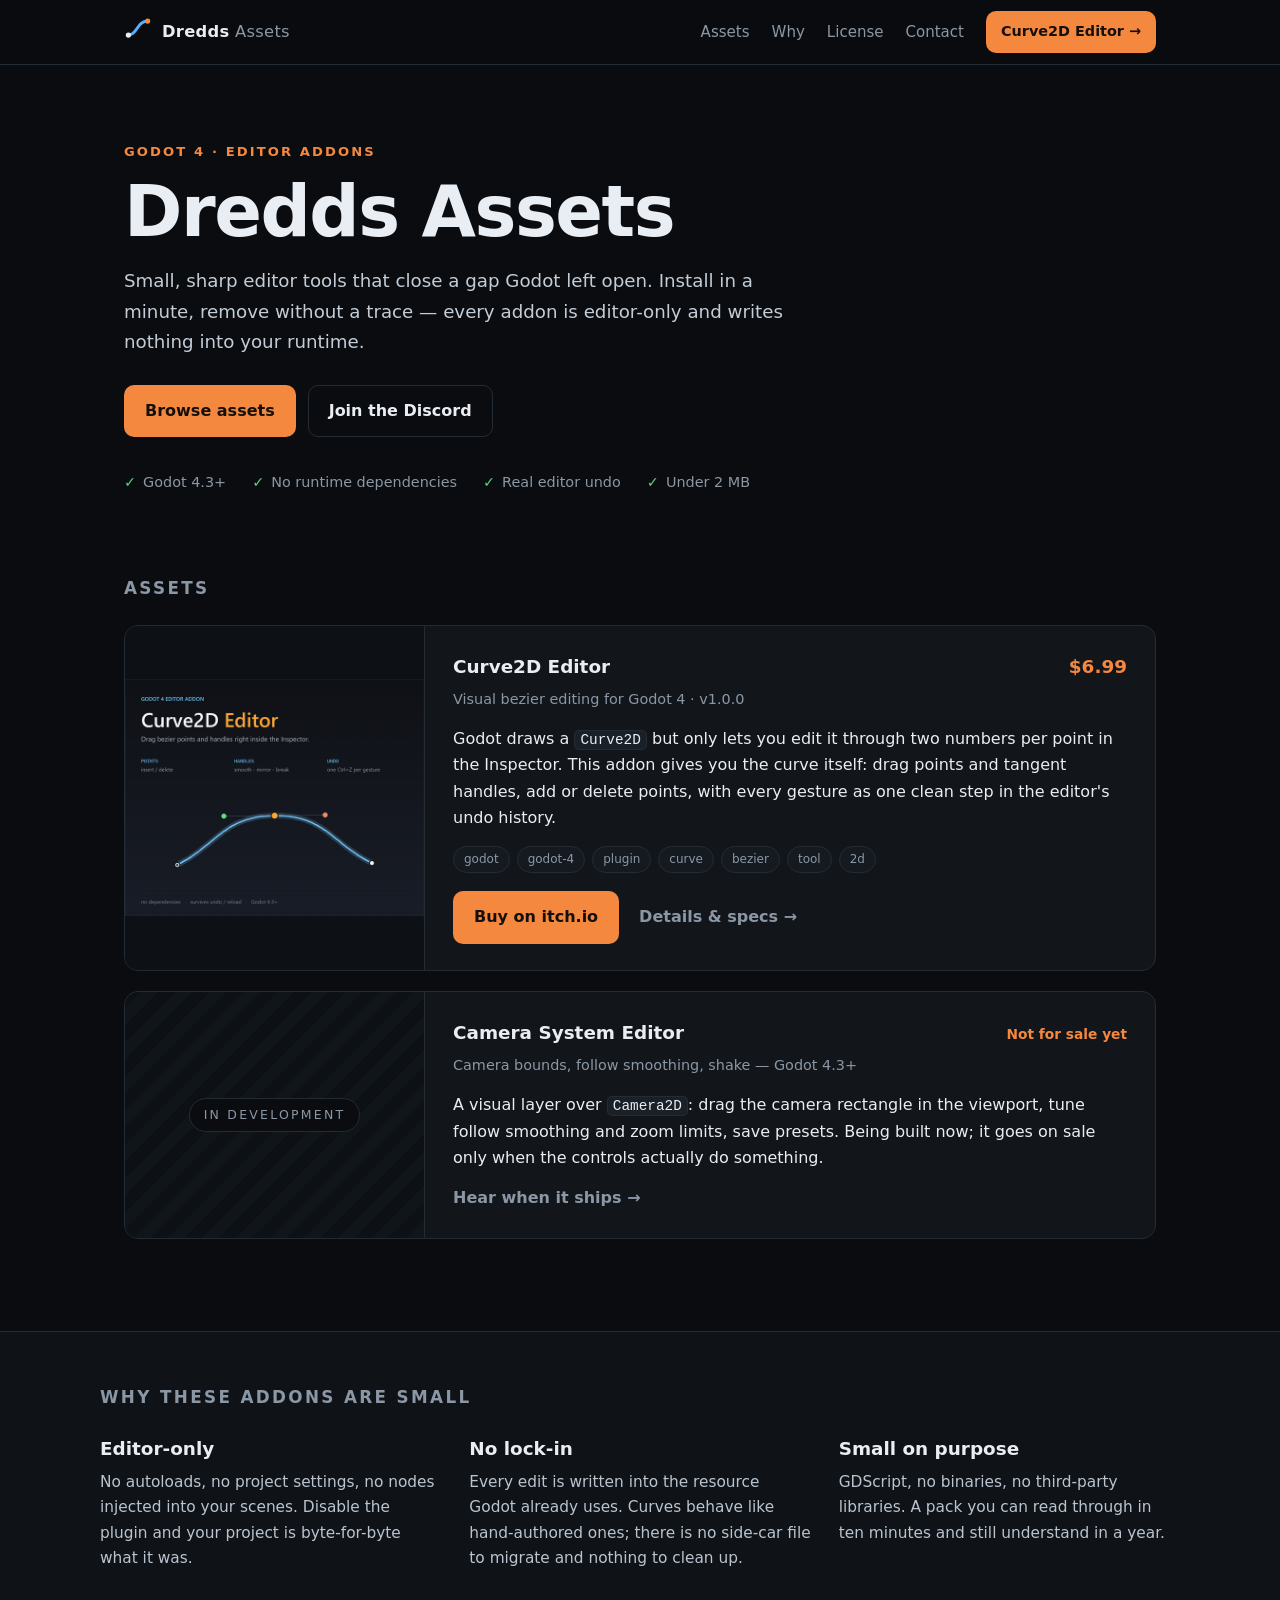
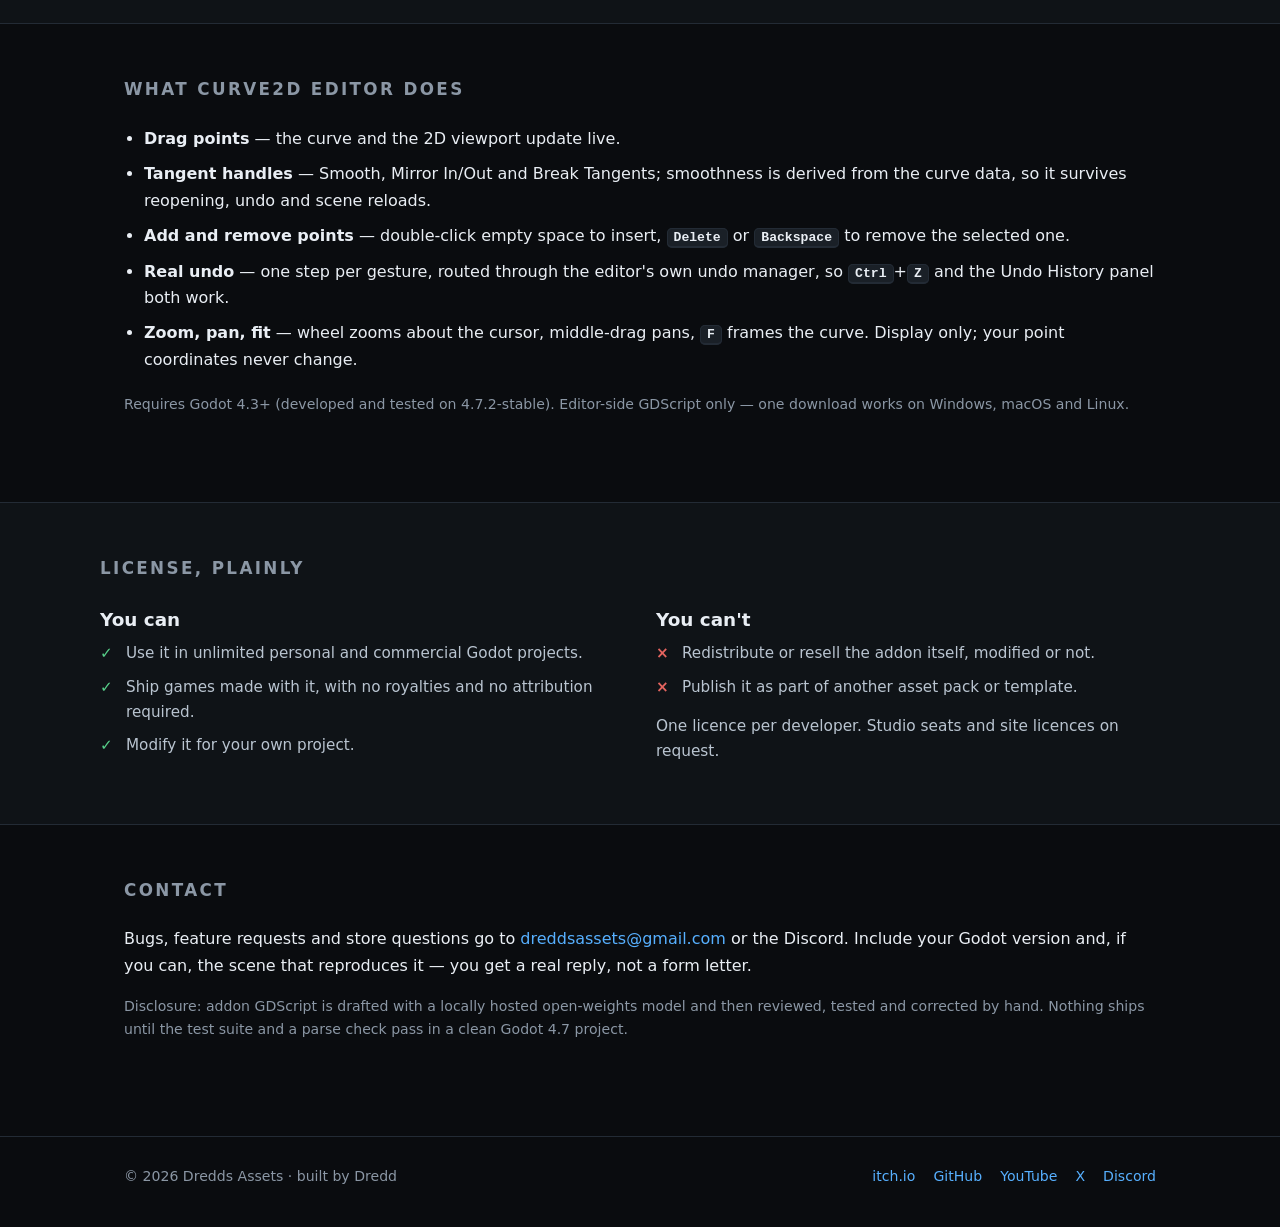
<file: index.html>
<!DOCTYPE html>
<html lang="en">
<head>
<meta charset="utf-8">
<meta name="viewport" content="width=device-width, initial-scale=1">
<title>Dredds Assets — editor tools for Godot 4</title>
<meta name="description" content="Small, sharp Godot 4 editor addons. Visual Curve2D editing, real undo, no runtime code, no dependencies.">
<meta name="theme-color" content="#0a0c0f">
<meta property="og:type" content="website">
<meta property="og:title" content="Dredds Assets — editor tools for Godot 4">
<meta property="og:description" content="Small, sharp Godot 4 editor addons that fix one workflow gap properly.">
<meta property="og:image" content="assets/og-1200x630.png">
<meta name="twitter:card" content="summary_large_image">
<link rel="icon" href="assets/favicon.svg" type="image/svg+xml">
<link rel="stylesheet" href="styles.css">
</head>
<body>

<header class="nav">
  <div class="wrap nav-in">
    <a class="brand" href="#top" aria-label="Dredds Assets home">
      <span class="mark" aria-hidden="true">
        <svg viewBox="0 0 32 32" width="28" height="28" aria-hidden="true"><path d="M5 24C15 24 15 8 27 8" fill="none" stroke="#57b0ff" stroke-width="3.4" stroke-linecap="round"/><circle cx="5" cy="24" r="3" fill="#e9eef4"/><circle cx="27" cy="8" r="3" fill="#f5883f"/></svg>
      </span>
      <span class="brand-t">Dredds<span class="dim">&nbsp;Assets</span></span>
    </a>
    <nav aria-label="Sections">
      <a href="#assets">Assets</a>
      <a href="#why">Why</a>
      <a href="#license">License</a>
      <a href="#contact">Contact</a>
      <a class="btn btn-sm" href="curve2d-editor.html">Curve2D Editor&nbsp;→</a>
    </nav>
  </div>
</header>

<main id="top">

  <section class="hero wrap">
    <p class="kicker">Godot 4 · editor addons</p>
    <h1>Dredds Assets</h1>
    <p class="lede">Small, sharp editor tools that close a gap Godot left open. Install in a minute,
      remove without a trace — every addon is editor-only and writes nothing into your runtime.</p>
    <div class="cta">
      <a class="btn" href="#assets">Browse assets</a>
      <a class="btn btn-ghost" href="https://discord.gg/REPLACE_WITH_INVITE" rel="noopener">Join the Discord</a>
    </div>
    <ul class="proof">
      <li>Godot 4.3+</li>
      <li>No runtime dependencies</li>
      <li>Real editor undo</li>
      <li>Under 2&nbsp;MB</li>
    </ul>
  </section>

  <section id="assets" class="wrap">
    <h2>Assets</h2>

    <article class="card">
      <a class="card-media" href="curve2d-editor.html">
        <img src="assets/cover-curve2d.png" alt="Curve2D Editor — bezier editing inside the Godot 4 Inspector" width="630" height="500" loading="lazy">
      </a>
      <div class="card-body">
        <div class="card-head">
          <h3>Curve2D Editor</h3>
          <span class="price">$6.99</span>
        </div>
        <p class="card-sub">Visual bezier editing for Godot 4 · v1.0.0</p>
        <p>Godot draws a <code>Curve2D</code> but only lets you edit it through two numbers per point in
          the Inspector. This addon gives you the curve itself: drag points and tangent handles, add or
          delete points, with every gesture as one clean step in the editor's undo history.</p>
        <ul class="tags">
          <li>godot</li><li>godot-4</li><li>plugin</li><li>curve</li><li>bezier</li><li>tool</li><li>2d</li>
        </ul>
        <div class="card-cta">
          <a class="btn" href="https://dredd657.itch.io/curve2d-editor" rel="noopener">Buy on itch.io</a>
          <a class="link-arrow" href="curve2d-editor.html">Details &amp; specs</a>
        </div>
      </div>
    </article>

    <article class="card card-soon" id="roadmap">
      <div class="card-media soon-media" aria-hidden="true">
        <span>In development</span>
      </div>
      <div class="card-body">
        <div class="card-head">
          <h3>Camera System Editor</h3>
          <span class="price muted">Not for sale yet</span>
        </div>
        <p class="card-sub">Camera bounds, follow smoothing, shake — Godot 4.3+</p>
        <p>A visual layer over <code>Camera2D</code>: drag the camera rectangle in the viewport, tune
          follow smoothing and zoom limits, save presets. Being built now; it goes on sale only when the
          controls actually do something.</p>
        <div class="card-cta">
          <a class="link-arrow" href="https://discord.gg/REPLACE_WITH_INVITE" rel="noopener">Hear when it ships</a>
        </div>
      </div>
    </article>
  </section>

  <section id="why" class="wrap band">
    <h2>Why these addons are small</h2>
    <div class="grid3">
      <div>
        <h3>Editor-only</h3>
        <p>No autoloads, no project settings, no nodes injected into your scenes. Disable the plugin and
          your project is byte-for-byte what it was.</p>
      </div>
      <div>
        <h3>No lock-in</h3>
        <p>Every edit is written into the resource Godot already uses. Curves behave like hand-authored
          ones; there is no side-car file to migrate and nothing to clean up.</p>
      </div>
      <div>
        <h3>Small on purpose</h3>
        <p>GDScript, no binaries, no third-party libraries. A pack you can read through in ten minutes
          and still understand in a year.</p>
      </div>
    </div>
  </section>

  <section id="features" class="wrap">
    <h2>What Curve2D Editor does</h2>
    <ul class="feature-list">
      <li><b>Drag points</b> — the curve and the 2D viewport update live.</li>
      <li><b>Tangent handles</b> — Smooth, Mirror In/Out and Break Tangents; smoothness is derived from the
        curve data, so it survives reopening, undo and scene reloads.</li>
      <li><b>Add and remove points</b> — double-click empty space to insert, <kbd>Delete</kbd> or
        <kbd>Backspace</kbd> to remove the selected one.</li>
      <li><b>Real undo</b> — one step per gesture, routed through the editor's own undo manager, so
        <kbd>Ctrl</kbd>+<kbd>Z</kbd> and the Undo History panel both work.</li>
      <li><b>Zoom, pan, fit</b> — wheel zooms about the cursor, middle-drag pans, <kbd>F</kbd> frames the
        curve. Display only; your point coordinates never change.</li>
    </ul>
    <p class="muted small">Requires Godot 4.3+ (developed and tested on 4.7.2-stable). Editor-side GDScript
      only — one download works on Windows, macOS and Linux.</p>
  </section>

  <section id="license" class="wrap band">
    <h2>License, plainly</h2>
    <div class="grid2">
      <div>
        <h3>You can</h3>
        <ul class="check">
          <li>Use it in unlimited personal and commercial Godot projects.</li>
          <li>Ship games made with it, with no royalties and no attribution required.</li>
          <li>Modify it for your own project.</li>
        </ul>
      </div>
      <div>
        <h3>You can't</h3>
        <ul class="cross">
          <li>Redistribute or resell the addon itself, modified or not.</li>
          <li>Publish it as part of another asset pack or template.</li>
        </ul>
        <p class="muted small">One licence per developer. Studio seats and site licences on request.</p>
      </div>
    </div>
  </section>

  <section id="contact" class="wrap">
    <h2>Contact</h2>
    <p>Bugs, feature requests and store questions go to
      <a href="mailto:dreddsassets@gmail.com">dreddsassets@gmail.com</a> or the Discord. Include your Godot
      version and, if you can, the scene that reproduces it — you get a real reply, not a form letter.</p>
    <p class="muted small">Disclosure: addon GDScript is drafted with a locally hosted open-weights model and
      then reviewed, tested and corrected by hand. Nothing ships until the test suite and a parse check pass
      in a clean Godot 4.7 project.</p>
  </section>

</main>

<footer>
  <div class="wrap foot-in">
    <p>&copy; 2026 Dredds Assets · built by Dredd</p>
    <p class="links">
      <a href="https://dredd657.itch.io" rel="noopener">itch.io</a>
      <a href="https://github.com/dredd657" rel="noopener">GitHub</a>
      <a href="https://www.youtube.com/@dredd657" rel="noopener">YouTube</a>
      <a href="https://x.com/dredd657" rel="noopener">X</a>
      <a href="https://discord.gg/REPLACE_WITH_INVITE" rel="noopener">Discord</a>
    </p>
  </div>
</footer>

</body>
</html>
</file>
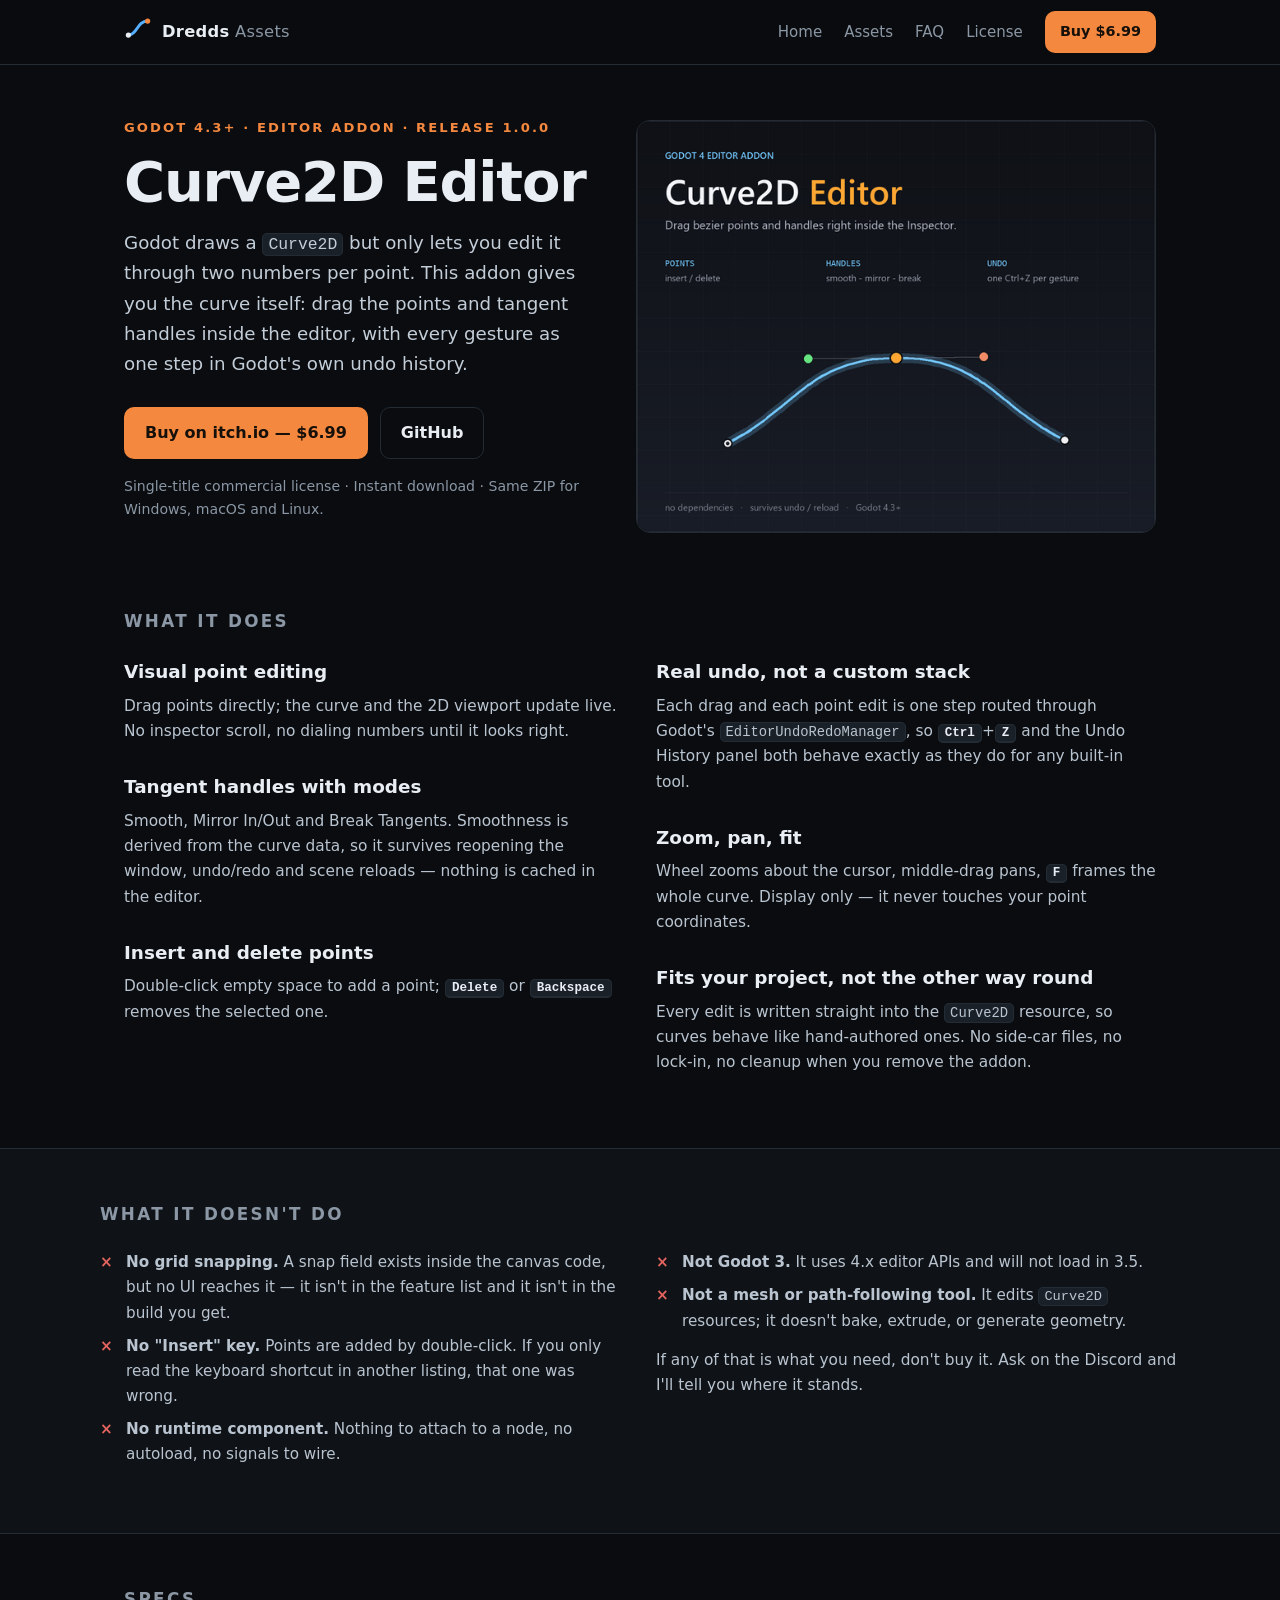
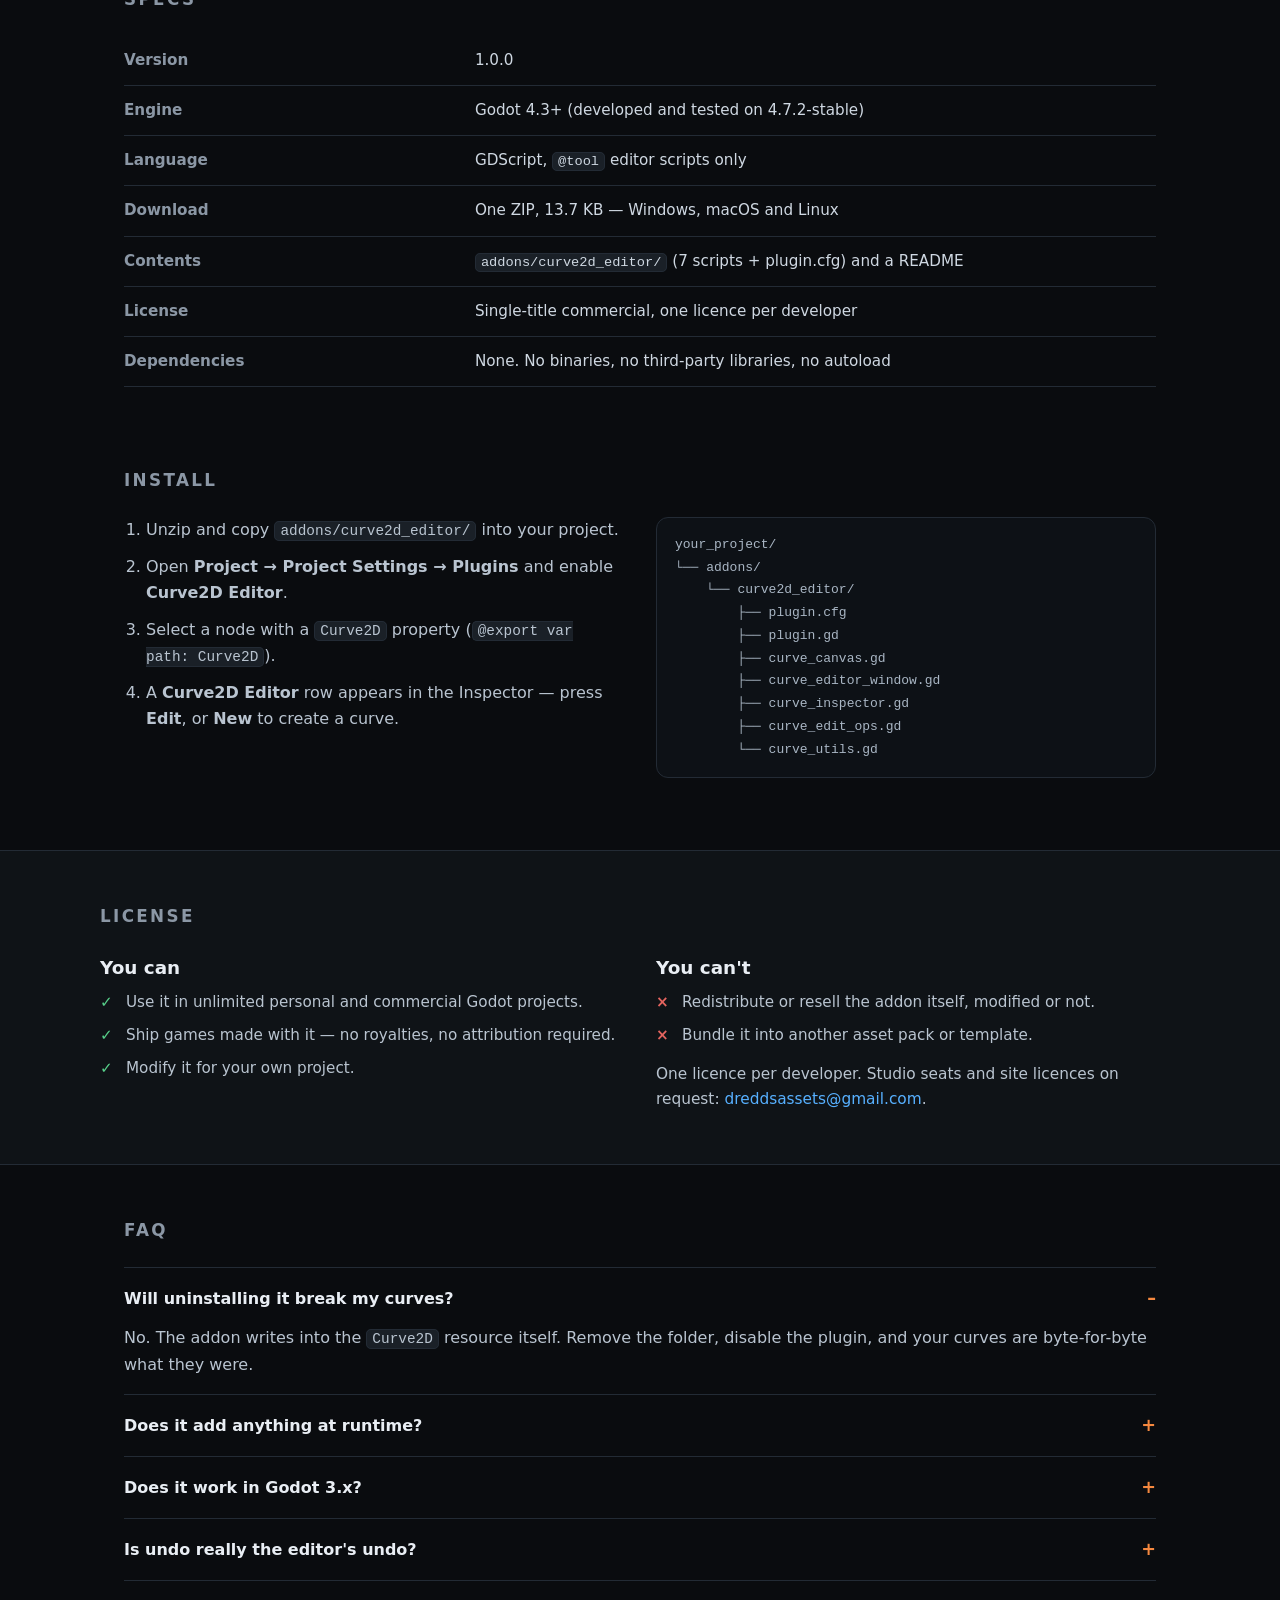
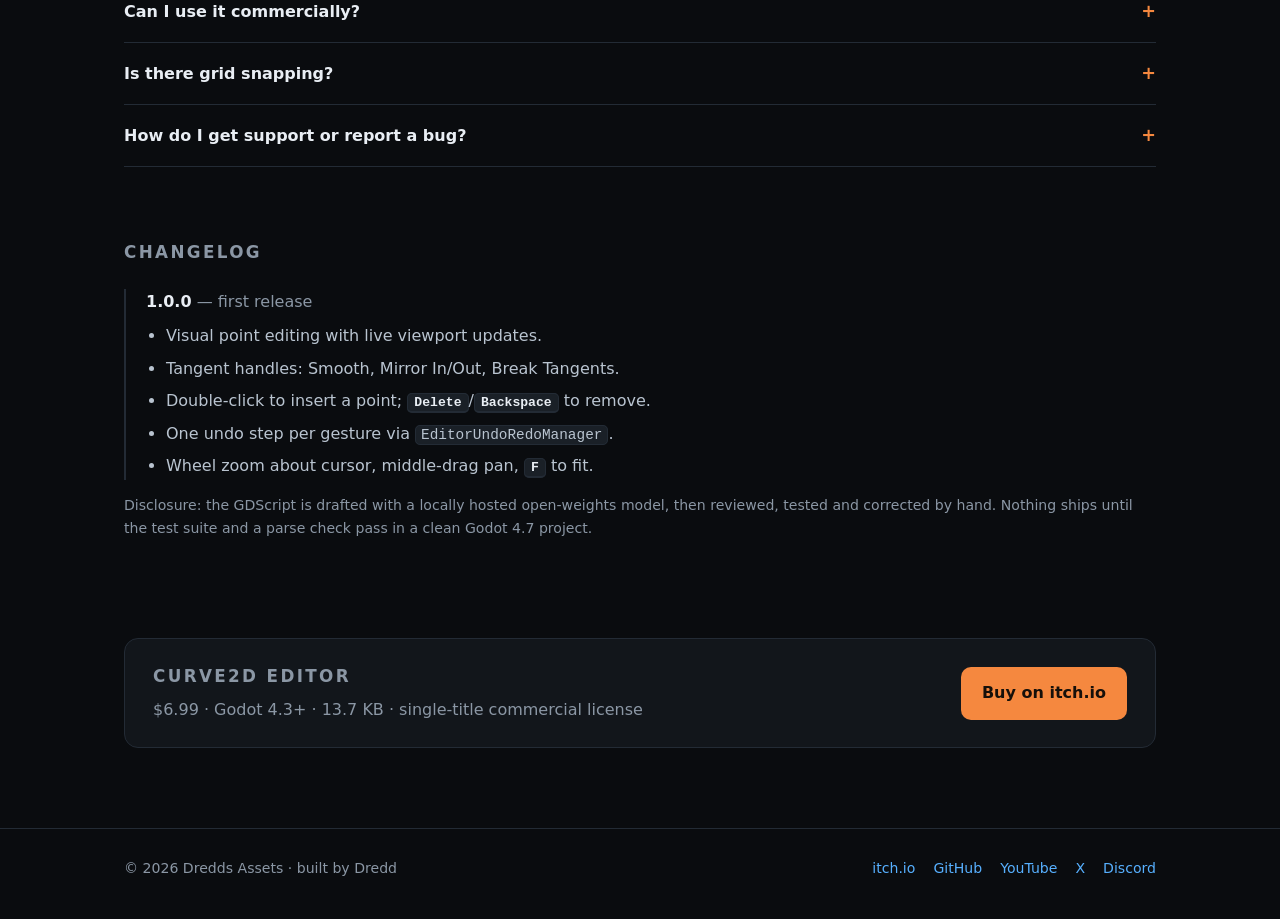
<file: curve2d-editor.html>
<!DOCTYPE html>
<html lang="en">
<head>
<meta charset="utf-8">
<meta name="viewport" content="width=device-width, initial-scale=1">
<title>Curve2D Editor — visual Bezier editing for Godot 4 | Dredds Assets</title>
<meta name="description" content="Drag bezier points and tangent handles inside the Godot 4 Inspector. Real editor undo, editor-only, no runtime code, no dependencies. Godot 4.3+.">
<meta name="theme-color" content="#0a0c0f">
<link rel="canonical" href="https://dredd657.github.io/curve2d-editor.html">
<meta property="og:type" content="product">
<meta property="og:title" content="Curve2D Editor — visual Bezier editing for Godot 4">
<meta property="og:description" content="Drag bezier points and tangent handles right in the Inspector. Real undo, no runtime code, no dependencies.">
<meta property="og:image" content="assets/og-1200x630.png">
<meta property="og:url" content="https://dredd657.github.io/curve2d-editor.html">
<meta name="twitter:card" content="summary_large_image">
<link rel="icon" href="assets/favicon.svg" type="image/svg+xml">
<link rel="apple-touch-icon" href="assets/avatar-1024.png">
<link rel="stylesheet" href="styles.css">
<script type="application/ld+json">
{
  "@context": "https://schema.org",
  "@type": "Product",
  "name": "Curve2D Editor",
  "description": "Visual Bezier editing for Godot 4. Drag points and tangent handles inside the Inspector with real editor undo. Editor-only, no runtime code.",
  "brand": { "@type": "Brand", "name": "Dredds Assets" },
  "category": "Game Development Tools",
  "operatingSystem": "Windows, macOS, Linux",
  "softwareRequirements": "Godot 4.3+",
  "offers": {
    "@type": "Offer",
    "price": "6.99",
    "priceCurrency": "USD",
    "availability": "https://schema.org/InStock",
    "url": "https://dredd657.itch.io/curve2d-editor"
  }
}
</script>
</head>
<body>

<header class="nav">
  <div class="wrap nav-in">
    <a class="brand" href="./" aria-label="Dredds Assets home">
      <span class="mark" aria-hidden="true">
        <svg viewBox="0 0 32 32" width="28" height="28" aria-hidden="true"><path d="M5 24C15 24 15 8 27 8" fill="none" stroke="#57b0ff" stroke-width="3.4" stroke-linecap="round"/><circle cx="5" cy="24" r="3" fill="#e9eef4"/><circle cx="27" cy="8" r="3" fill="#f5883f"/></svg>
      </span>
      <span class="brand-t">Dredds<span class="dim">&nbsp;Assets</span></span>
    </a>
    <nav aria-label="Sections">
      <a href="./">Home</a>
      <a href="./#assets">Assets</a>
      <a href="#faq">FAQ</a>
      <a href="#license">License</a>
      <a class="btn btn-sm" href="https://dredd657.itch.io/curve2d-editor" rel="noopener">Buy $6.99</a>
    </nav>
  </div>
</header>

<main id="top">

  <section class="wrap prod-head">
    <div>
      <p class="kicker">Godot 4.3+ · editor addon · release 1.0.0</p>
      <h1>Curve2D Editor</h1>
      <p class="lede">Godot draws a <code>Curve2D</code> but only lets you edit it through two numbers per
        point. This addon gives you the curve itself: drag the points and tangent handles inside the
        editor, with every gesture as one step in Godot's own undo history.</p>
      <div class="cta">
        <a class="btn" href="https://dredd657.itch.io/curve2d-editor" rel="noopener">Buy on itch.io — $6.99</a>
        <a class="btn btn-ghost" href="https://github.com/dredd657" rel="noopener">GitHub</a>
      </div>
      <p class="muted small" style="margin-top:16px">Single-title commercial license · Instant download ·
        Same ZIP for Windows, macOS and Linux.</p>
    </div>
    <figure class="prod-shot">
      <img src="assets/cover-curve2d.png" alt="Curve2D Editor running in the Godot 4 Inspector" width="630" height="500">
    </figure>
  </section>

  <section class="wrap">
    <h2>What it does</h2>
    <div class="grid2">
      <div>
        <h3>Visual point editing</h3>
        <p>Drag points directly; the curve and the 2D viewport update live. No inspector scroll, no
          dialing numbers until it looks right.</p>

        <h3>Tangent handles with modes</h3>
        <p>Smooth, Mirror In/Out and Break Tangents. Smoothness is derived from the curve data, so it
          survives reopening the window, undo/redo and scene reloads — nothing is cached in the editor.</p>

        <h3>Insert and delete points</h3>
        <p>Double-click empty space to add a point; <kbd>Delete</kbd> or <kbd>Backspace</kbd> removes the
          selected one.</p>
      </div>
      <div>
        <h3>Real undo, not a custom stack</h3>
        <p>Each drag and each point edit is one step routed through Godot's
          <code>EditorUndoRedoManager</code>, so <kbd>Ctrl</kbd>+<kbd>Z</kbd> and the Undo History panel
          both behave exactly as they do for any built-in tool.</p>

        <h3>Zoom, pan, fit</h3>
        <p>Wheel zooms about the cursor, middle-drag pans, <kbd>F</kbd> frames the whole curve. Display
          only — it never touches your point coordinates.</p>

        <h3>Fits your project, not the other way round</h3>
        <p>Every edit is written straight into the <code>Curve2D</code> resource, so curves behave like
          hand-authored ones. No side-car files, no lock-in, no cleanup when you remove the addon.</p>
      </div>
    </div>
  </section>

  <section class="wrap band">
    <h2>What it doesn't do</h2>
    <div class="grid2">
      <div>
        <ul class="cross">
          <li><b>No grid snapping.</b> A snap field exists inside the canvas code, but no UI reaches it —
            it isn't in the feature list and it isn't in the build you get.</li>
          <li><b>No "Insert" key.</b> Points are added by double-click. If you only read the keyboard
            shortcut in another listing, that one was wrong.</li>
          <li><b>No runtime component.</b> Nothing to attach to a node, no autoload, no signals to wire.</li>
        </ul>
      </div>
      <div>
        <ul class="cross">
          <li><b>Not Godot 3.</b> It uses 4.x editor APIs and will not load in 3.5.</li>
          <li><b>Not a mesh or path-following tool.</b> It edits <code>Curve2D</code> resources; it doesn't
            bake, extrude, or generate geometry.</li>
        </ul>
        <p class="muted small">If any of that is what you need, don't buy it. Ask on the Discord and I'll
          tell you where it stands.</p>
      </div>
    </div>
  </section>

  <section class="wrap">
    <h2>Specs</h2>
    <table class="spec-table">
      <tbody>
        <tr><th>Version</th><td>1.0.0</td></tr>
        <tr><th>Engine</th><td>Godot 4.3+ (developed and tested on 4.7.2-stable)</td></tr>
        <tr><th>Language</th><td>GDScript, <code>@tool</code> editor scripts only</td></tr>
        <tr><th>Download</th><td>One ZIP, 13.7 KB — Windows, macOS and Linux</td></tr>
        <tr><th>Contents</th><td><code>addons/curve2d_editor/</code> (7 scripts + plugin.cfg) and a README</td></tr>
        <tr><th>License</th><td>Single-title commercial, one licence per developer</td></tr>
        <tr><th>Dependencies</th><td>None. No binaries, no third-party libraries, no autoload</td></tr>
      </tbody>
    </table>
  </section>

  <section class="wrap">
    <h2>Install</h2>
    <div class="grid2">
      <div>
        <ol class="steps">
          <li>Unzip and copy <code>addons/curve2d_editor/</code> into your project.</li>
          <li>Open <b>Project → Project Settings → Plugins</b> and enable <b>Curve2D Editor</b>.</li>
          <li>Select a node with a <code>Curve2D</code> property (<code>@export var path: Curve2D</code>).</li>
          <li>A <b>Curve2D Editor</b> row appears in the Inspector — press <b>Edit</b>, or <b>New</b> to
            create a curve.</li>
        </ol>
      </div>
      <div>
        <pre class="code">your_project/
└── addons/
    └── curve2d_editor/
        ├── plugin.cfg
        ├── plugin.gd
        ├── curve_canvas.gd
        ├── curve_editor_window.gd
        ├── curve_inspector.gd
        ├── curve_edit_ops.gd
        └── curve_utils.gd</pre>
      </div>
    </div>
  </section>

  <section class="wrap band" id="license">
    <h2>License</h2>
    <div class="grid2">
      <div>
        <h3>You can</h3>
        <ul class="check">
          <li>Use it in unlimited personal and commercial Godot projects.</li>
          <li>Ship games made with it — no royalties, no attribution required.</li>
          <li>Modify it for your own project.</li>
        </ul>
      </div>
      <div>
        <h3>You can't</h3>
        <ul class="cross">
          <li>Redistribute or resell the addon itself, modified or not.</li>
          <li>Bundle it into another asset pack or template.</li>
        </ul>
        <p class="muted small">One licence per developer. Studio seats and site licences on request:
          <a href="mailto:dreddsassets@gmail.com">dreddsassets@gmail.com</a>.</p>
      </div>
    </div>
  </section>

  <section class="wrap faq" id="faq">
    <h2>FAQ</h2>

    <details open>
      <summary>Will uninstalling it break my curves?</summary>
      <p>No. The addon writes into the <code>Curve2D</code> resource itself. Remove the folder, disable
        the plugin, and your curves are byte-for-byte what they were.</p>
    </details>

    <details>
      <summary>Does it add anything at runtime?</summary>
      <p>No. Every file is a <code>@tool</code> editor script. Nothing is added to your scenes, no
        autoload is registered, and no project settings are written.</p>
    </details>

    <details>
      <summary>Does it work in Godot 3.x?</summary>
      <p>No. It uses Godot 4 editor APIs (<code>EditorInspectorPlugin</code>,
        <code>EditorUndoRedoManager</code>) that don't exist in 3.x.</p>
    </details>

    <details>
      <summary>Is undo really the editor's undo?</summary>
      <p>Yes. Each gesture pushes one step through <code>EditorUndoRedoManager</code> for the scene that
        owns the object, so <kbd>Ctrl</kbd>+<kbd>Z</kbd> and the Undo History panel both work, and undo
        doesn't wipe unrelated edits.</p>
    </details>

    <details>
      <summary>Can I use it commercially?</summary>
      <p>Yes, on unlimited projects, with no royalties. You just can't redistribute or resell the addon
        itself.</p>
    </details>

    <details>
      <summary>Is there grid snapping?</summary>
      <p>Not in 1.0.0. A snap field exists in the canvas internals but no UI exposes it, so it's not
        advertised. When it ships, it'll be in the changelog below first.</p>
    </details>

    <details>
      <summary>How do I get support or report a bug?</summary>
      <p>Email <a href="mailto:dreddsassets@gmail.com">dreddsassets@gmail.com</a> or ask on the Discord,
        with your Godot version and — if possible — the scene that reproduces it.</p>
    </details>
  </section>

  <section class="wrap">
    <h2>Changelog</h2>
    <div class="changelog">
      <div class="release">
        <p class="rel-head"><b>1.0.0</b> <span class="muted">— first release</span></p>
        <ul>
          <li>Visual point editing with live viewport updates.</li>
          <li>Tangent handles: Smooth, Mirror In/Out, Break Tangents.</li>
          <li>Double-click to insert a point; <kbd>Delete</kbd>/<kbd>Backspace</kbd> to remove.</li>
          <li>One undo step per gesture via <code>EditorUndoRedoManager</code>.</li>
          <li>Wheel zoom about cursor, middle-drag pan, <kbd>F</kbd> to fit.</li>
        </ul>
      </div>
    </div>
    <p class="muted small">Disclosure: the GDScript is drafted with a locally hosted open-weights model,
      then reviewed, tested and corrected by hand. Nothing ships until the test suite and a parse check
      pass in a clean Godot 4.7 project.</p>
  </section>

  <section class="wrap">
    <div class="buy-final">
      <div>
        <h2 style="margin-bottom:6px">Curve2D Editor</h2>
        <p class="muted" style="margin:0">$6.99 · Godot 4.3+ · 13.7 KB · single-title commercial license</p>
      </div>
      <a class="btn" href="https://dredd657.itch.io/curve2d-editor" rel="noopener">Buy on itch.io</a>
    </div>
  </section>

</main>

<footer>
  <div class="wrap foot-in">
    <p>&copy; 2026 Dredds Assets · built by Dredd</p>
    <p class="links">
      <a href="https://dredd657.itch.io" rel="noopener">itch.io</a>
      <a href="https://github.com/dredd657" rel="noopener">GitHub</a>
      <a href="https://www.youtube.com/@dredd657" rel="noopener">YouTube</a>
      <a href="https://x.com/dredd657" rel="noopener">X</a>
      <a href="https://discord.gg/REPLACE_WITH_INVITE" rel="noopener">Discord</a>
    </p>
  </div>
</footer>

</body>
</html>
</file>
<file: styles.css>
/* Dredds Assets — one stylesheet, no dependencies. */
:root{
  --ink:#0a0c0f; --panel:#12161b; --panel2:#0f1317; --line:#232b35;
  --text:#e9eef4; --muted:#8b97a5; --accent:#f5883f; --cyan:#57b0ff;
  --wrap:1080px; --r:14px;
}
*{box-sizing:border-box}
img{max-width:100%}
html{scroll-behavior:smooth}
body{
  margin:0; background:var(--ink); color:var(--text);
  font:16px/1.65 "Segoe UI",system-ui,-apple-system,Arial,sans-serif;
  -webkit-font-smoothing:antialiased;
}
.wrap{max-width:var(--wrap); margin:0 auto; padding:0 24px}
a{color:var(--cyan); text-decoration:none}
a:hover{text-decoration:underline}
code{background:#1a2027; border:1px solid var(--line); border-radius:5px; padding:1px 5px; font-size:.9em}
kbd{background:#1a2027; border:1px solid var(--line); border-bottom-width:2px; border-radius:5px;
  padding:1px 6px; font:600 .82em/1.4 Consolas,monospace; color:var(--text)}
.muted{color:var(--muted)}
.small{font-size:.88rem}

/* nav */
.nav{position:sticky; top:0; z-index:9; background:rgba(10,12,15,.86);
  backdrop-filter:blur(10px); border-bottom:1px solid var(--line)}
.nav-in{display:flex; align-items:center; justify-content:space-between; gap:16px; height:64px}
.brand{display:flex; align-items:center; gap:10px; color:var(--text); font-weight:700; letter-spacing:.3px}
.brand:hover{text-decoration:none}
.brand-t{font-size:1.02rem}
.dim{color:var(--muted); font-weight:500}
.nav nav{display:flex; align-items:center; gap:22px; font-size:.94rem}
.nav nav a{color:var(--muted)}
.nav nav a:hover{color:var(--text); text-decoration:none}
.nav nav a.btn, .nav nav a.btn:hover{color:#16100a}

/* buttons */
.btn{display:inline-block; background:var(--accent); color:#16100a; font-weight:700;
  padding:12px 20px; border-radius:10px; border:1px solid transparent; transition:.15s}
.btn:hover{filter:brightness(1.07); text-decoration:none; transform:translateY(-1px)}
.btn-sm{padding:8px 14px; font-size:.9rem; color:#16100a}
.btn-ghost{background:transparent; color:var(--text); border-color:var(--line)}
.btn-ghost:hover{border-color:var(--muted); filter:none}
.link-arrow{color:var(--muted); font-weight:600}
.link-arrow::after{content:" →"}

/* hero */
.hero{padding:76px 24px 28px}
.kicker{margin:0 0 14px; color:var(--accent); font-size:.82rem; font-weight:700;
  letter-spacing:.16em; text-transform:uppercase}
.hero h1{margin:0; font-size:clamp(2.6rem,7vw,4.4rem); line-height:1.02; letter-spacing:-1.5px}
.lede{max-width:60ch; margin:18px 0 0; font-size:1.14rem; color:#c3cdd8}
.cta{display:flex; flex-wrap:wrap; gap:12px; margin-top:28px}
.proof{display:flex; flex-wrap:wrap; gap:10px 26px; margin:34px 0 0; padding:0; list-style:none;
  color:var(--muted); font-size:.9rem}
.proof li::before{content:"✓"; color:#57d08a; margin-right:7px}

/* sections */
section{scroll-margin-top:78px}
h2{font-size:1.05rem; text-transform:uppercase; letter-spacing:.14em; color:var(--muted);
  font-weight:700; margin:0 0 22px}
h3{margin:0 0 6px; font-size:1.15rem}
h3:not(:first-child){margin-top:28px}
.card-body h3, .buy-final h3{margin-top:0}
.band{border-top:1px solid var(--line); border-bottom:1px solid var(--line);
  background:var(--panel2); padding-top:52px; padding-bottom:52px; margin-top:52px; max-width:100%}
.band > *{max-width:var(--wrap); margin-left:auto; margin-right:auto}
main > section:not(.hero):not(.band){padding-top:52px; padding-bottom:20px}

/* cards */
.card{display:grid; grid-template-columns:minmax(0,300px) minmax(0,1fr); gap:0;
  background:var(--panel); border:1px solid var(--line); border-radius:var(--r);
  overflow:hidden; margin-bottom:20px; min-width:0}
.card-media{display:block; background:#0d1116; border-right:1px solid var(--line);
  align-self:stretch; min-width:0}
.card-media img{display:block; width:100%; height:100%; max-width:100%; object-fit:contain}
.card-body{min-width:0}
.soon-media{display:flex; align-items:center; justify-content:center; min-height:200px;
  background:repeating-linear-gradient(135deg,#0d1116 0 12px,#10151a 12px 24px)}
.soon-media span{color:var(--muted); font-size:.78rem; letter-spacing:.18em; text-transform:uppercase;
  border:1px solid var(--line); border-radius:99px; padding:6px 14px; background:var(--ink)}
.card-body{padding:26px 28px}
.card-head{display:flex; align-items:baseline; justify-content:space-between; gap:14px}
.price{color:var(--accent); font-weight:700; font-size:1.15rem; white-space:nowrap}
.card-sub{margin:0 0 12px; color:var(--muted); font-size:.9rem}
.card-body p{margin:0 0 14px}
.card-soon .price{font-size:.86rem; font-weight:600}
.tags{display:flex; flex-wrap:wrap; gap:7px; margin:0 0 18px; padding:0; list-style:none}
.tags li{font-size:.75rem; color:var(--muted); border:1px solid var(--line); border-radius:99px;
  padding:3px 10px; background:#151a20}
.card-cta{display:flex; align-items:center; gap:20px; flex-wrap:wrap}

/* grids */
.grid3{display:grid; grid-template-columns:repeat(auto-fit,minmax(240px,1fr)); gap:28px}
.grid2{display:grid; grid-template-columns:repeat(auto-fit,minmax(280px,1fr)); gap:32px}
.grid3 p,.grid2 p{margin:0; color:#b9c4d0; font-size:.96rem}

/* lists */
.feature-list{margin:0 0 20px; padding-left:20px}
.feature-list li{margin-bottom:9px}
.check,.cross{list-style:none; padding:0; margin:0 0 14px}
.check li,.cross li{position:relative; padding-left:26px; margin-bottom:8px; color:#b9c4d0; font-size:.95rem}
.check li::before{content:"✓"; position:absolute; left:0; color:#57d08a; font-weight:700}
.cross li::before{content:"×"; position:absolute; left:0; color:#e4645f; font-weight:700}

/* footer */
footer{border-top:1px solid var(--line); margin-top:60px; padding:28px 0 40px; color:var(--muted);
  font-size:.88rem}
.foot-in{display:flex; justify-content:space-between; gap:16px; flex-wrap:wrap}
.foot-in p{margin:0}
.links{display:flex; gap:18px; flex-wrap:wrap}

/* ---------- product page ---------- */
.prod-head{display:grid; grid-template-columns:minmax(0,1fr) minmax(0,520px); gap:44px;
  align-items:center; padding-top:64px; padding-bottom:24px}
.prod-head h1{margin:0 0 8px; font-size:clamp(2.2rem,5.4vw,3.5rem); line-height:1.03;
  letter-spacing:-1.2px}
.prod-shot{margin:0}
.prod-shot img{display:block; width:100%; height:auto; border:1px solid var(--line);
  border-radius:var(--r); background:#0d1116}

.steps{margin:0; padding-left:22px}
.steps li{margin-bottom:10px; color:#b9c4d0}
.code{background:#0d1116; border:1px solid var(--line); border-radius:12px; padding:16px 18px;
  margin:0; overflow:auto; color:#a9b6c4; font:13px/1.75 Consolas,"Cascadia Mono",monospace}

.spec-table{width:100%; border-collapse:collapse; margin:0 0 8px}
.spec-table th,.spec-table td{border-bottom:1px solid var(--line); padding:12px 0; text-align:left;
  vertical-align:top; font-size:.95rem}
.spec-table th{color:var(--muted); font-weight:600; width:34%; padding-right:24px}
.spec-table td{color:#cfd8e2}

.faq details{border-bottom:1px solid var(--line); padding:16px 0}
.faq details:first-of-type{border-top:1px solid var(--line)}
.faq summary{cursor:pointer; font-weight:600; list-style:none; display:flex;
  justify-content:space-between; gap:16px; align-items:baseline}
.faq summary::-webkit-details-marker{display:none}
.faq summary::after{content:"+"; color:var(--accent); font-weight:700; font-size:1.1rem}
.faq details[open] summary::after{content:"–"}
.faq details p{margin:12px 0 0; color:#b9c4d0}

.changelog .release{border-left:2px solid var(--line); padding-left:20px}
.rel-head{margin:0 0 8px}
.changelog ul{margin:0; padding-left:20px; color:#b9c4d0}
.changelog li{margin-bottom:6px}

.buy-final{display:flex; align-items:center; justify-content:space-between; gap:24px; flex-wrap:wrap;
  background:var(--panel); border:1px solid var(--line); border-radius:var(--r); padding:24px 28px;
  margin-top:12px}

@media (max-width:760px){
  .nav nav a:not(.btn){display:none}
  .hero{padding-top:56px}
  /* minmax(0,1fr), not 1fr: a 1fr track floors at the image's intrinsic 630px and overflows the page */
  .card{grid-template-columns:minmax(0,1fr)}
  .card-media{border-right:0; border-bottom:1px solid var(--line)}
  .card-media img{height:auto}
  .card-body{padding:22px}
  .prod-head{grid-template-columns:minmax(0,1fr); padding-top:40px; gap:28px}
  .spec-table th{width:40%}
  .buy-final{padding:20px}
}
</file>
